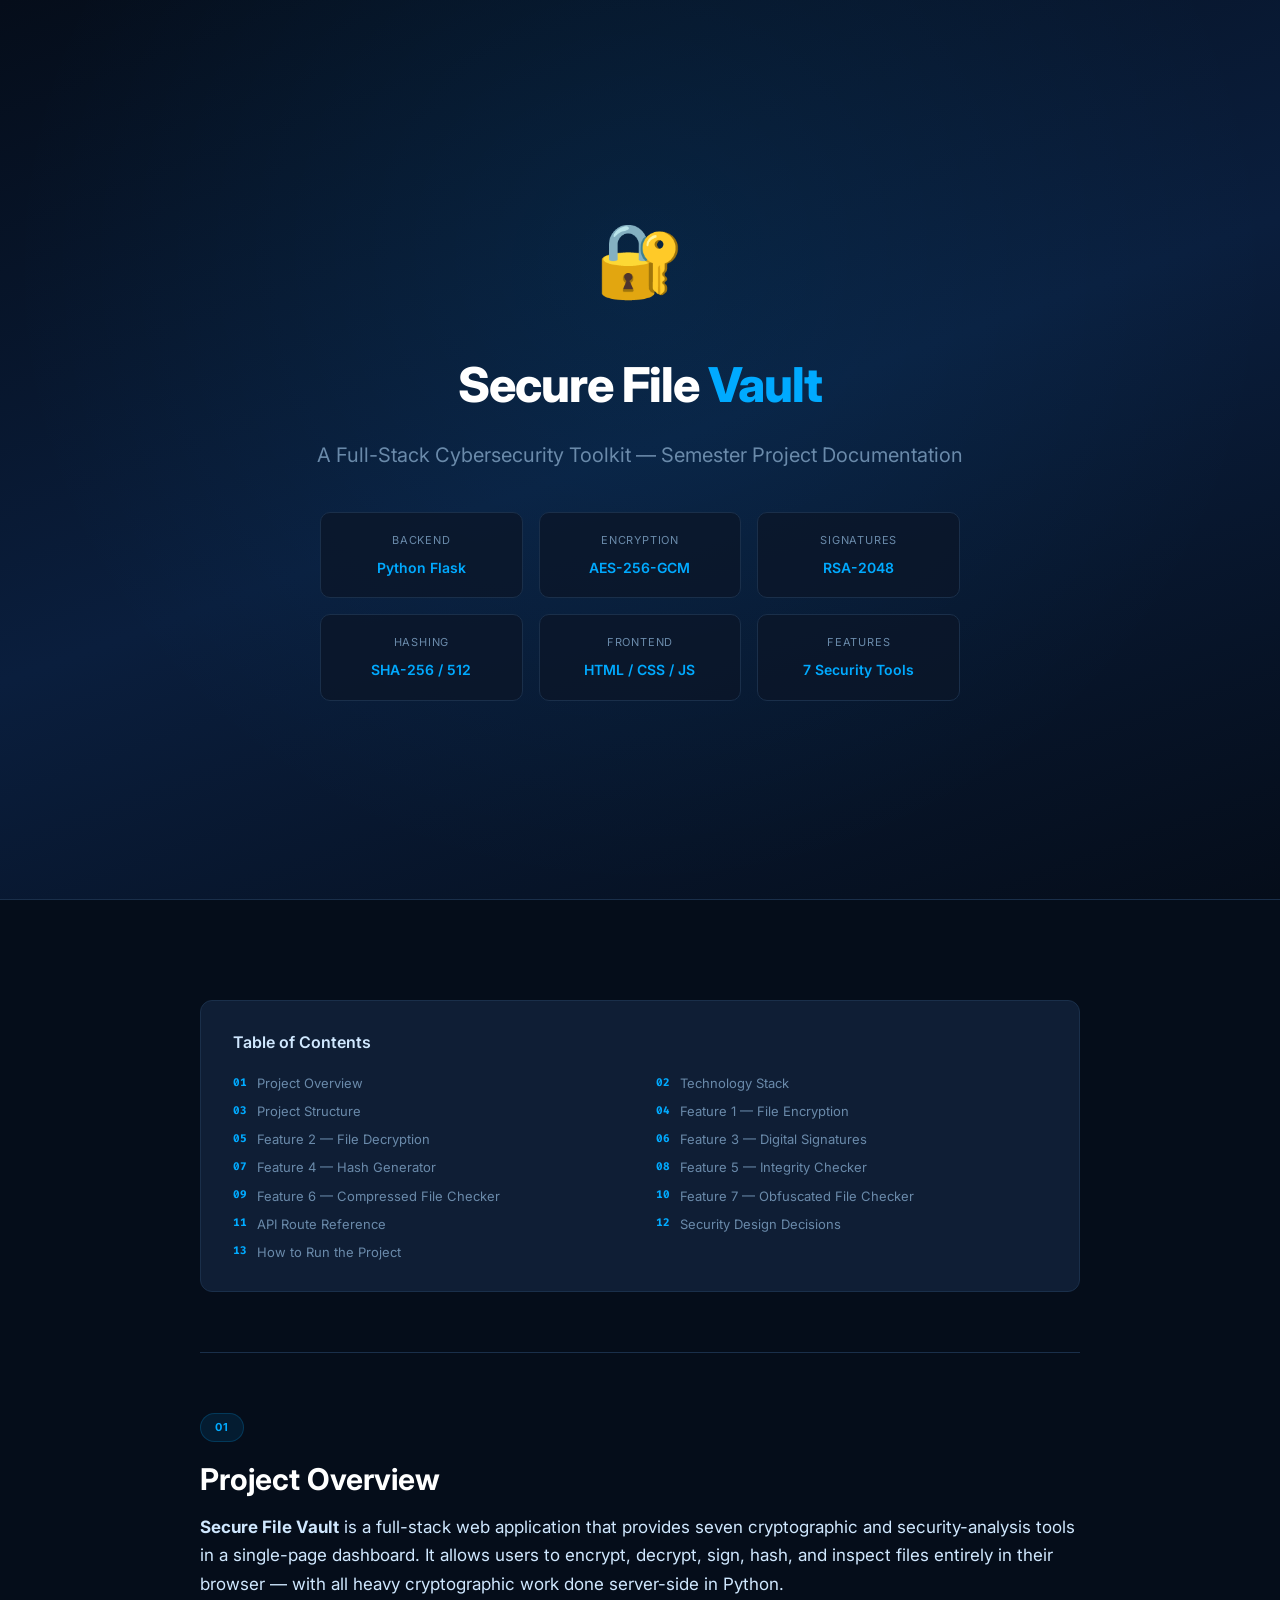
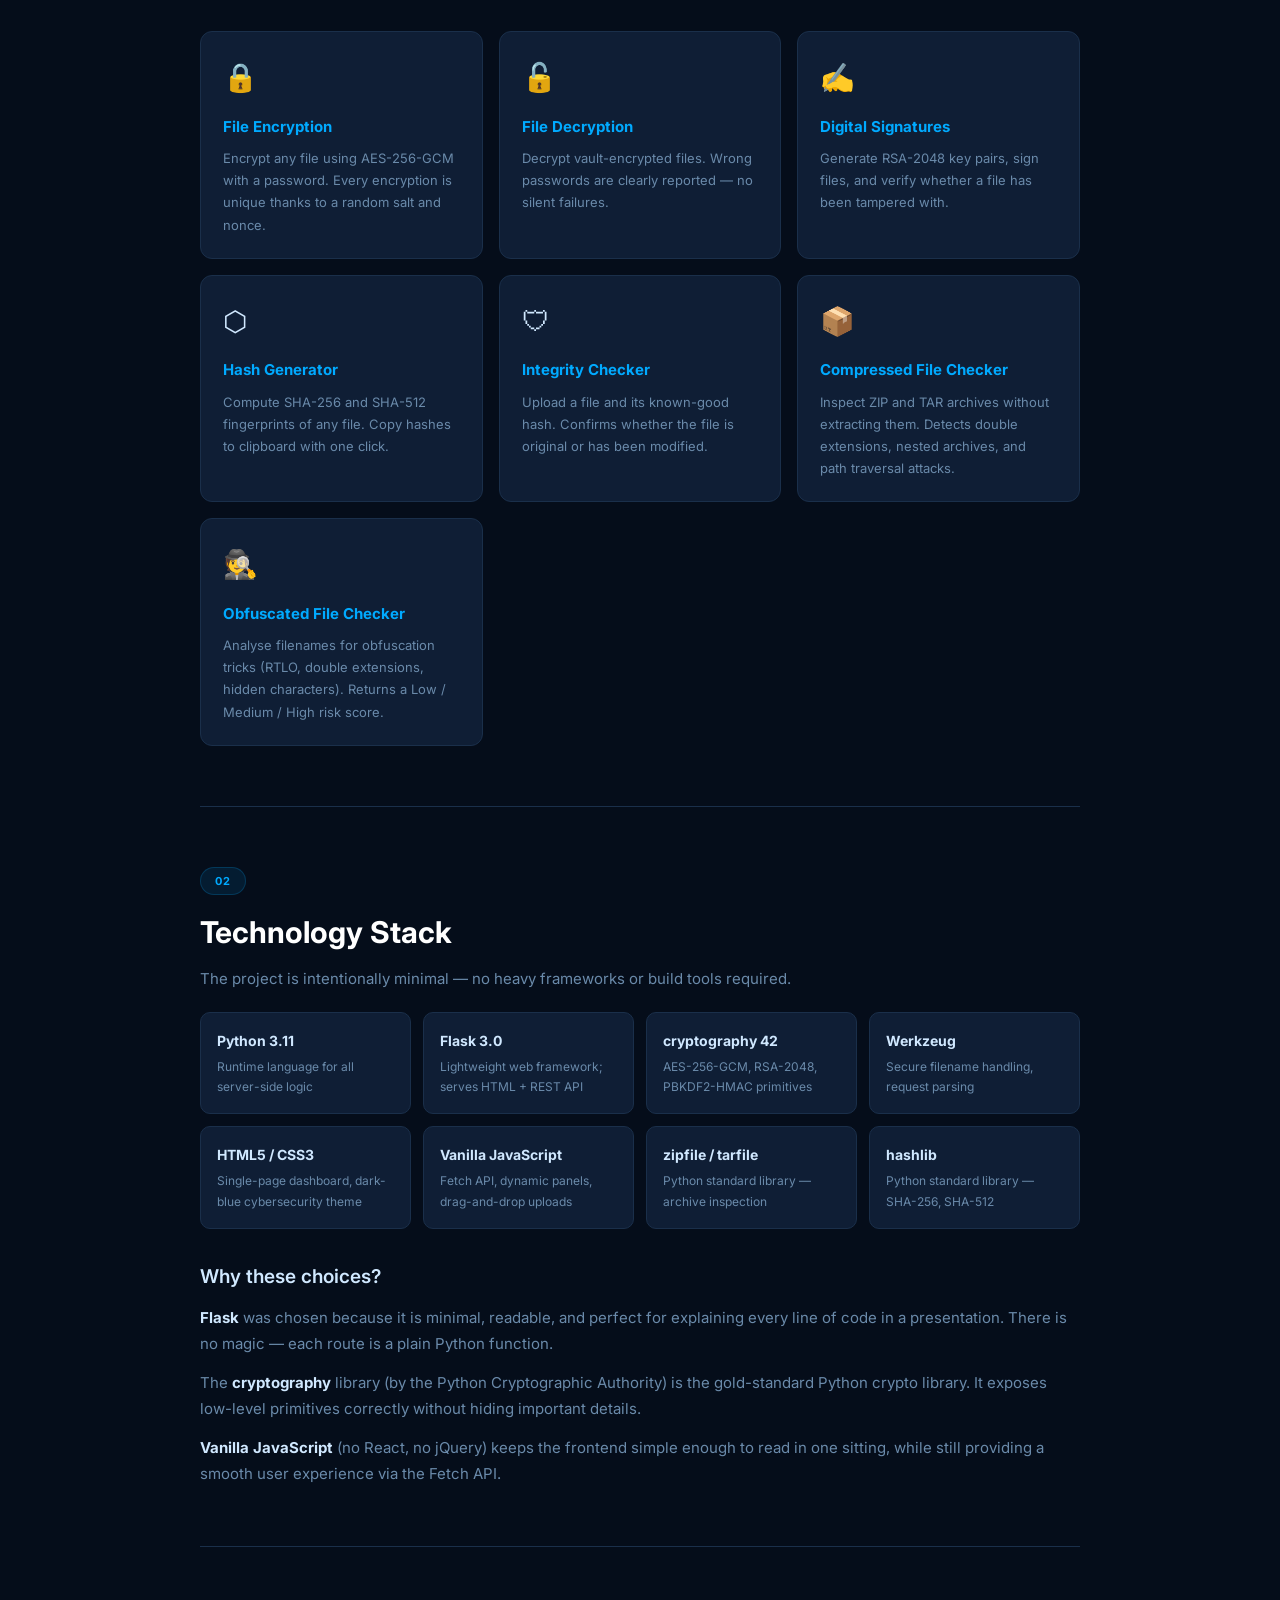
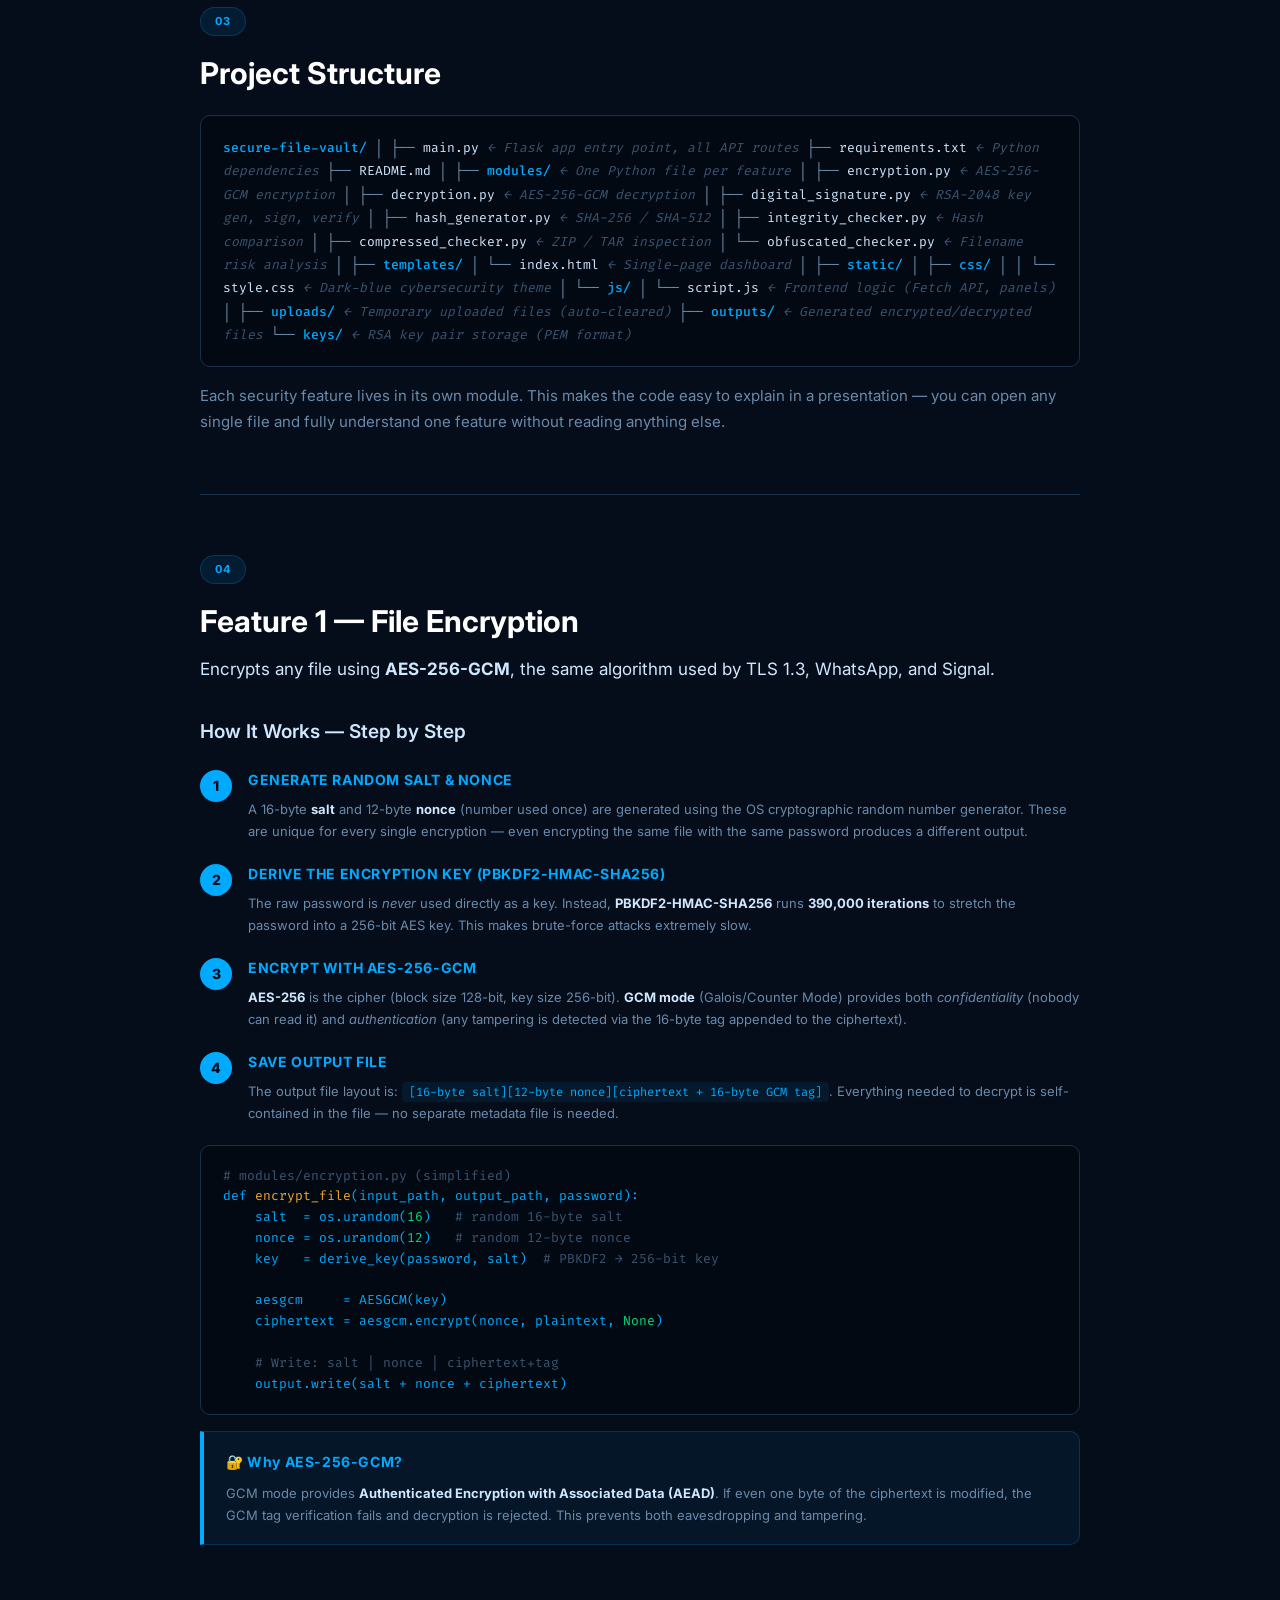
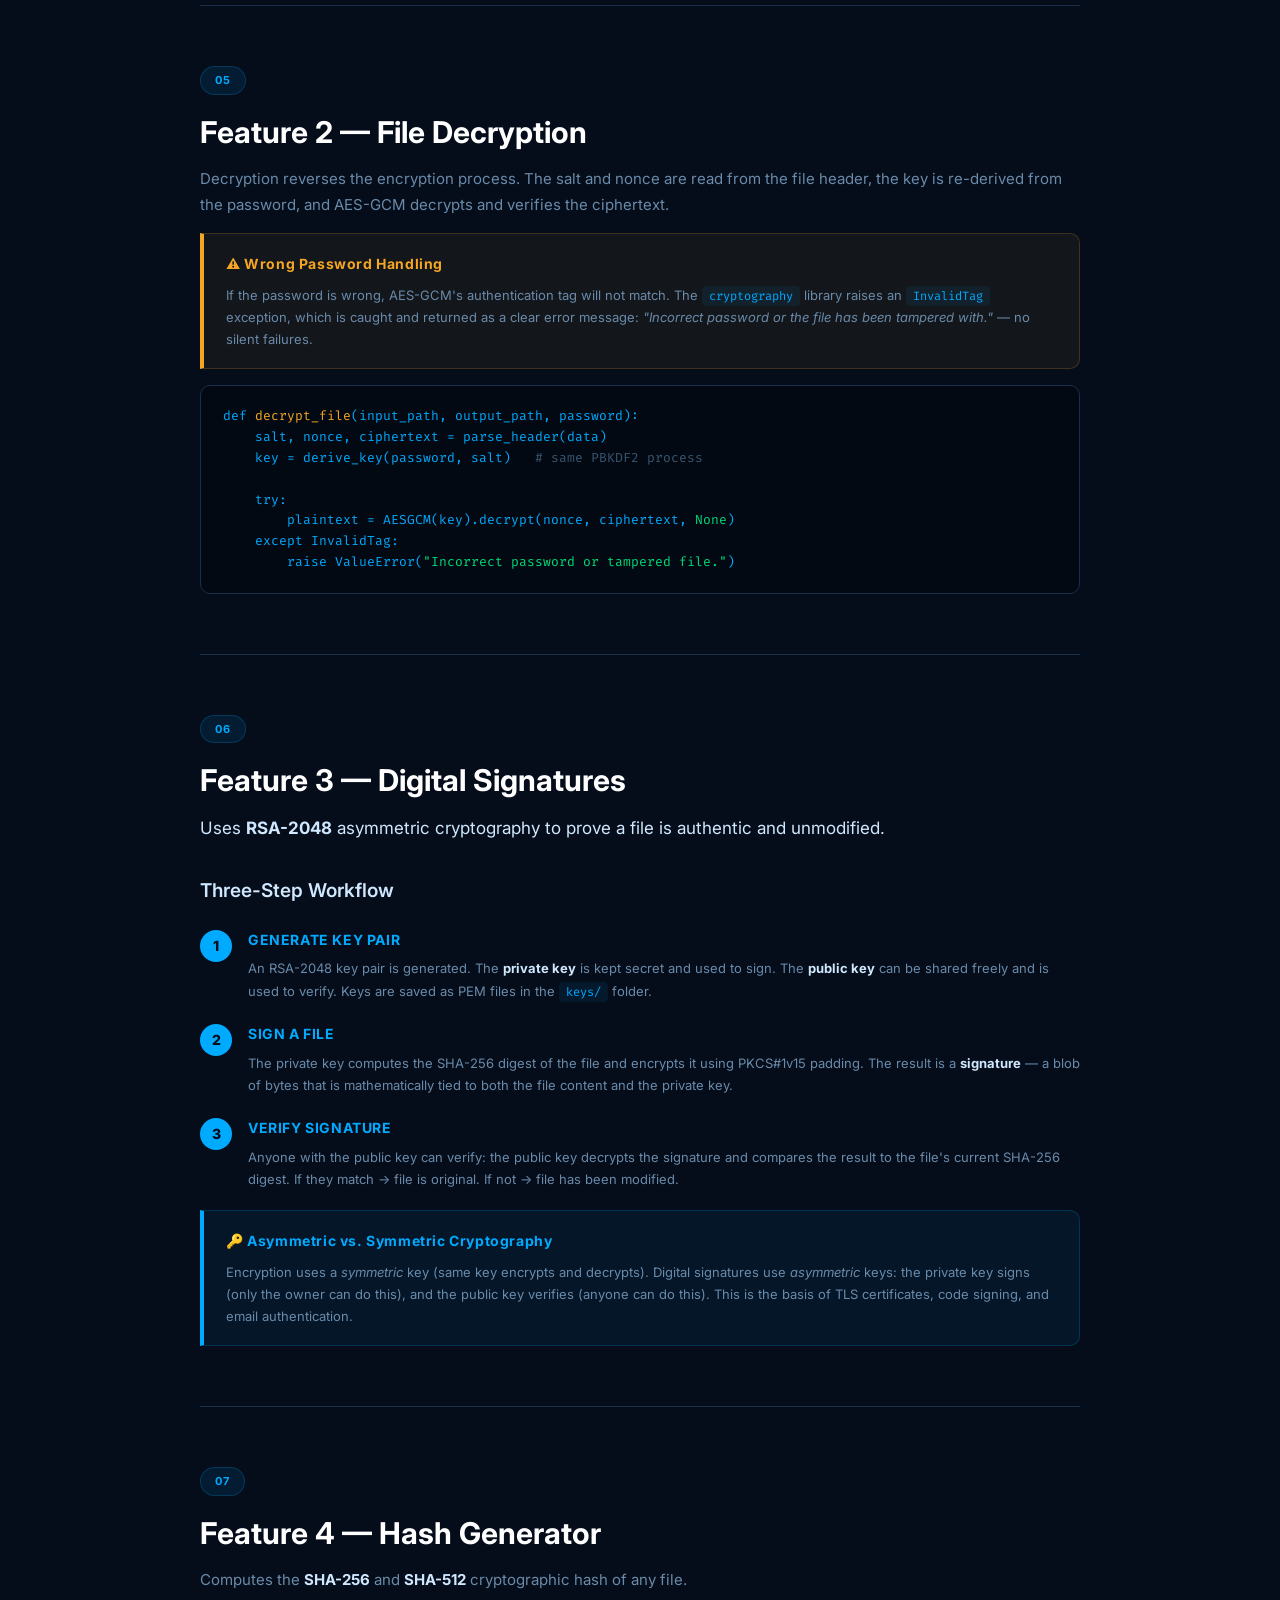
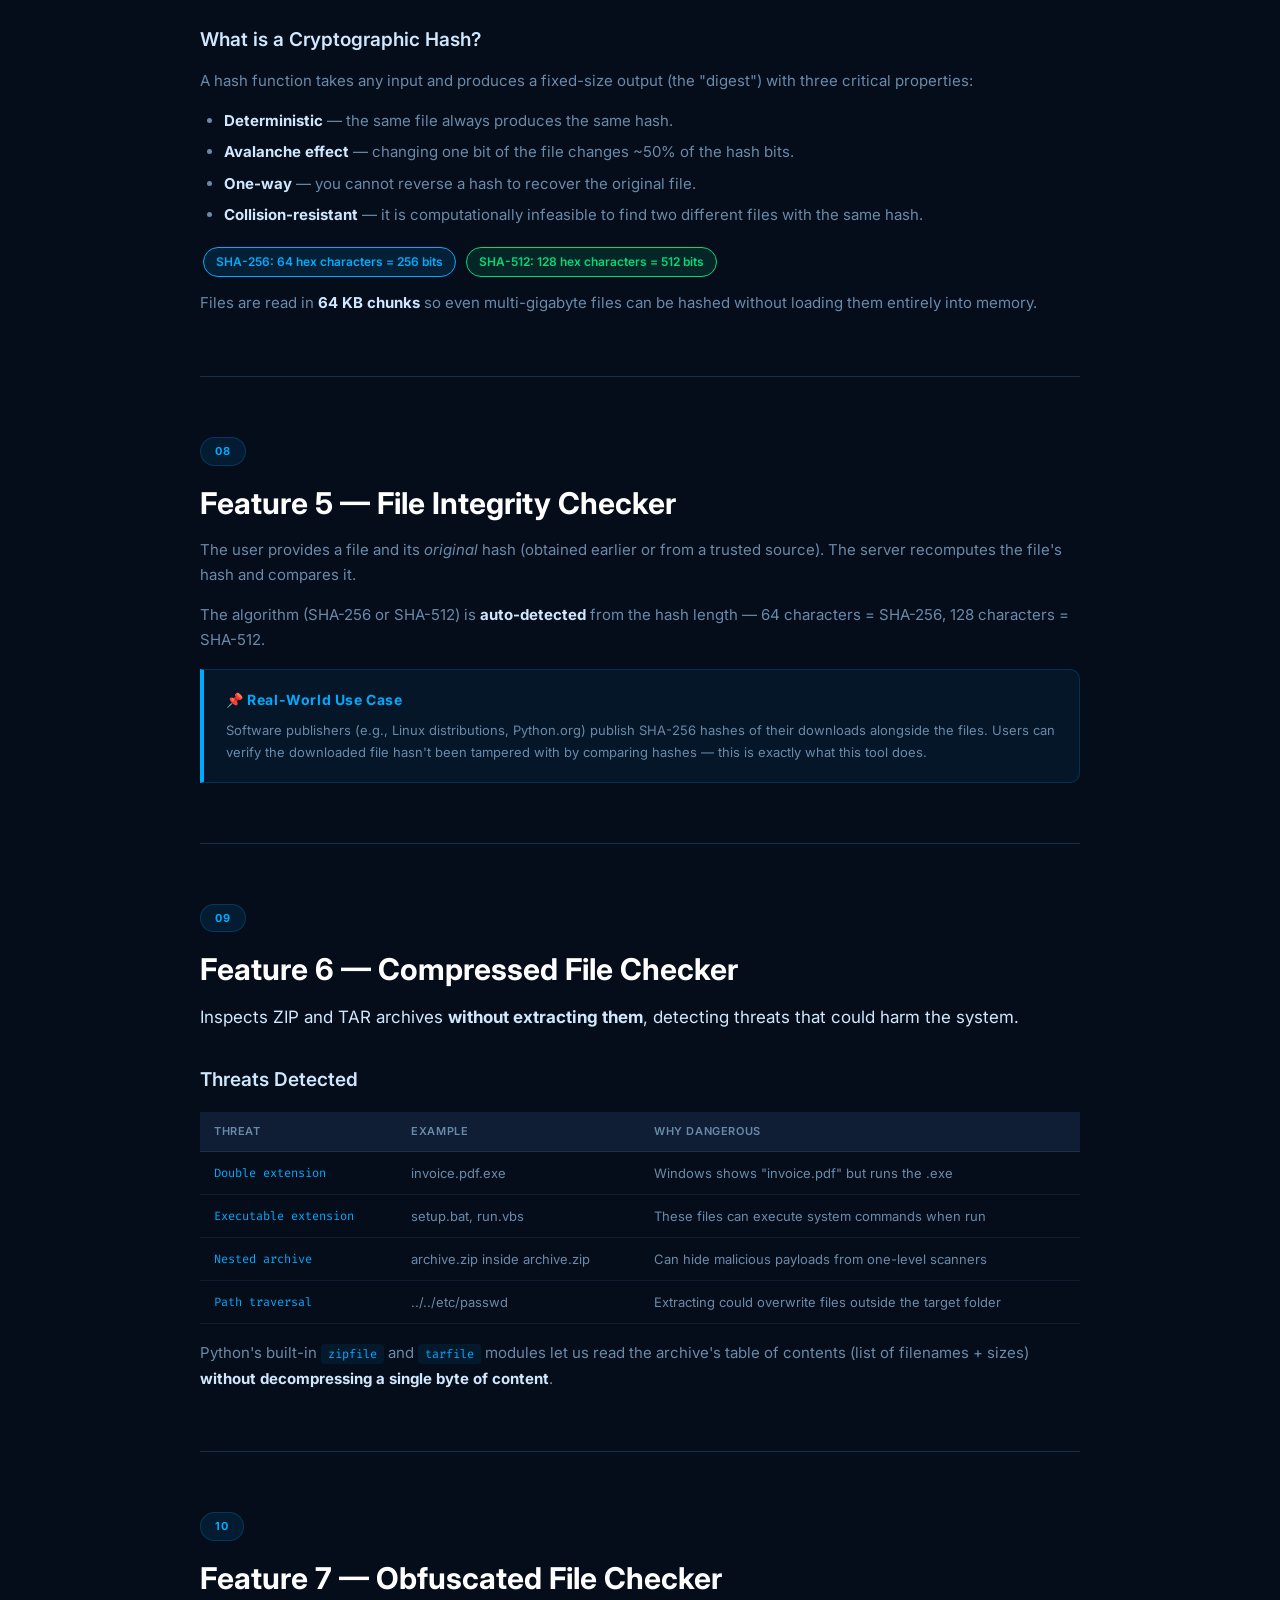
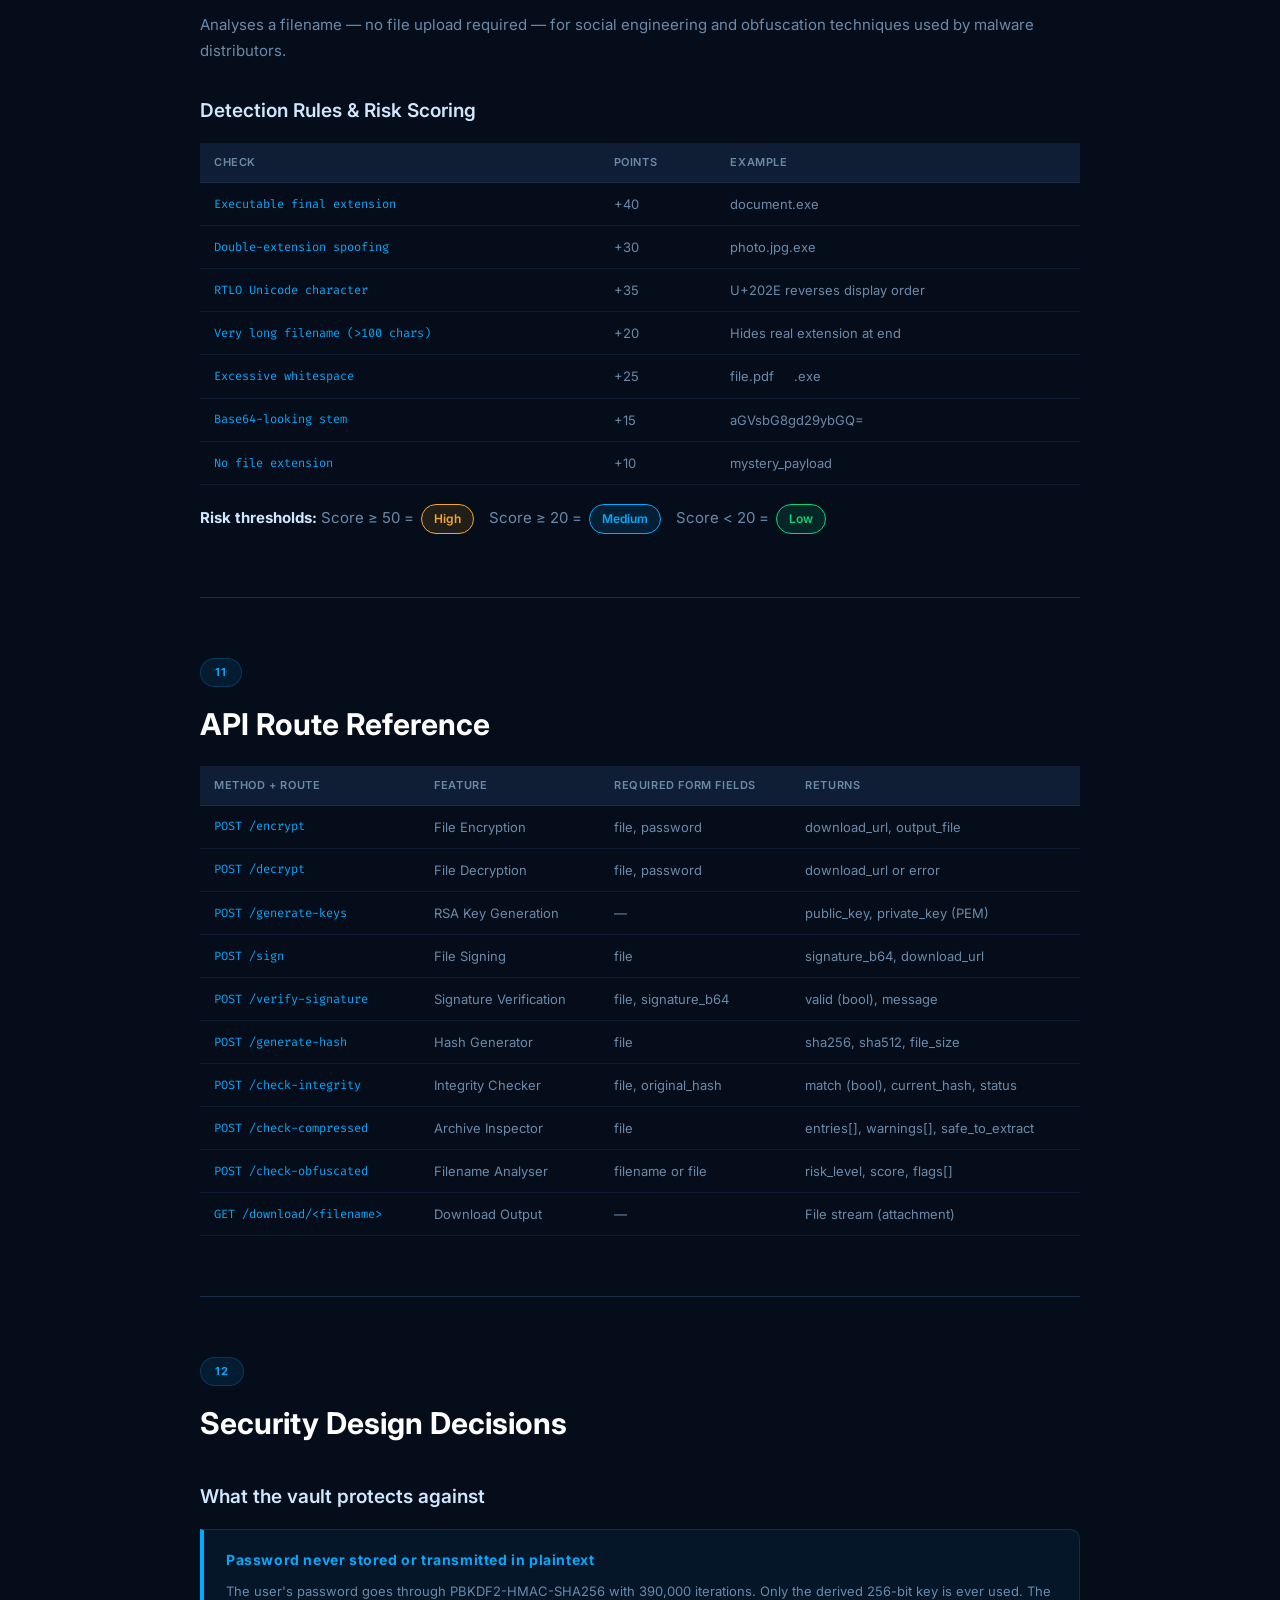
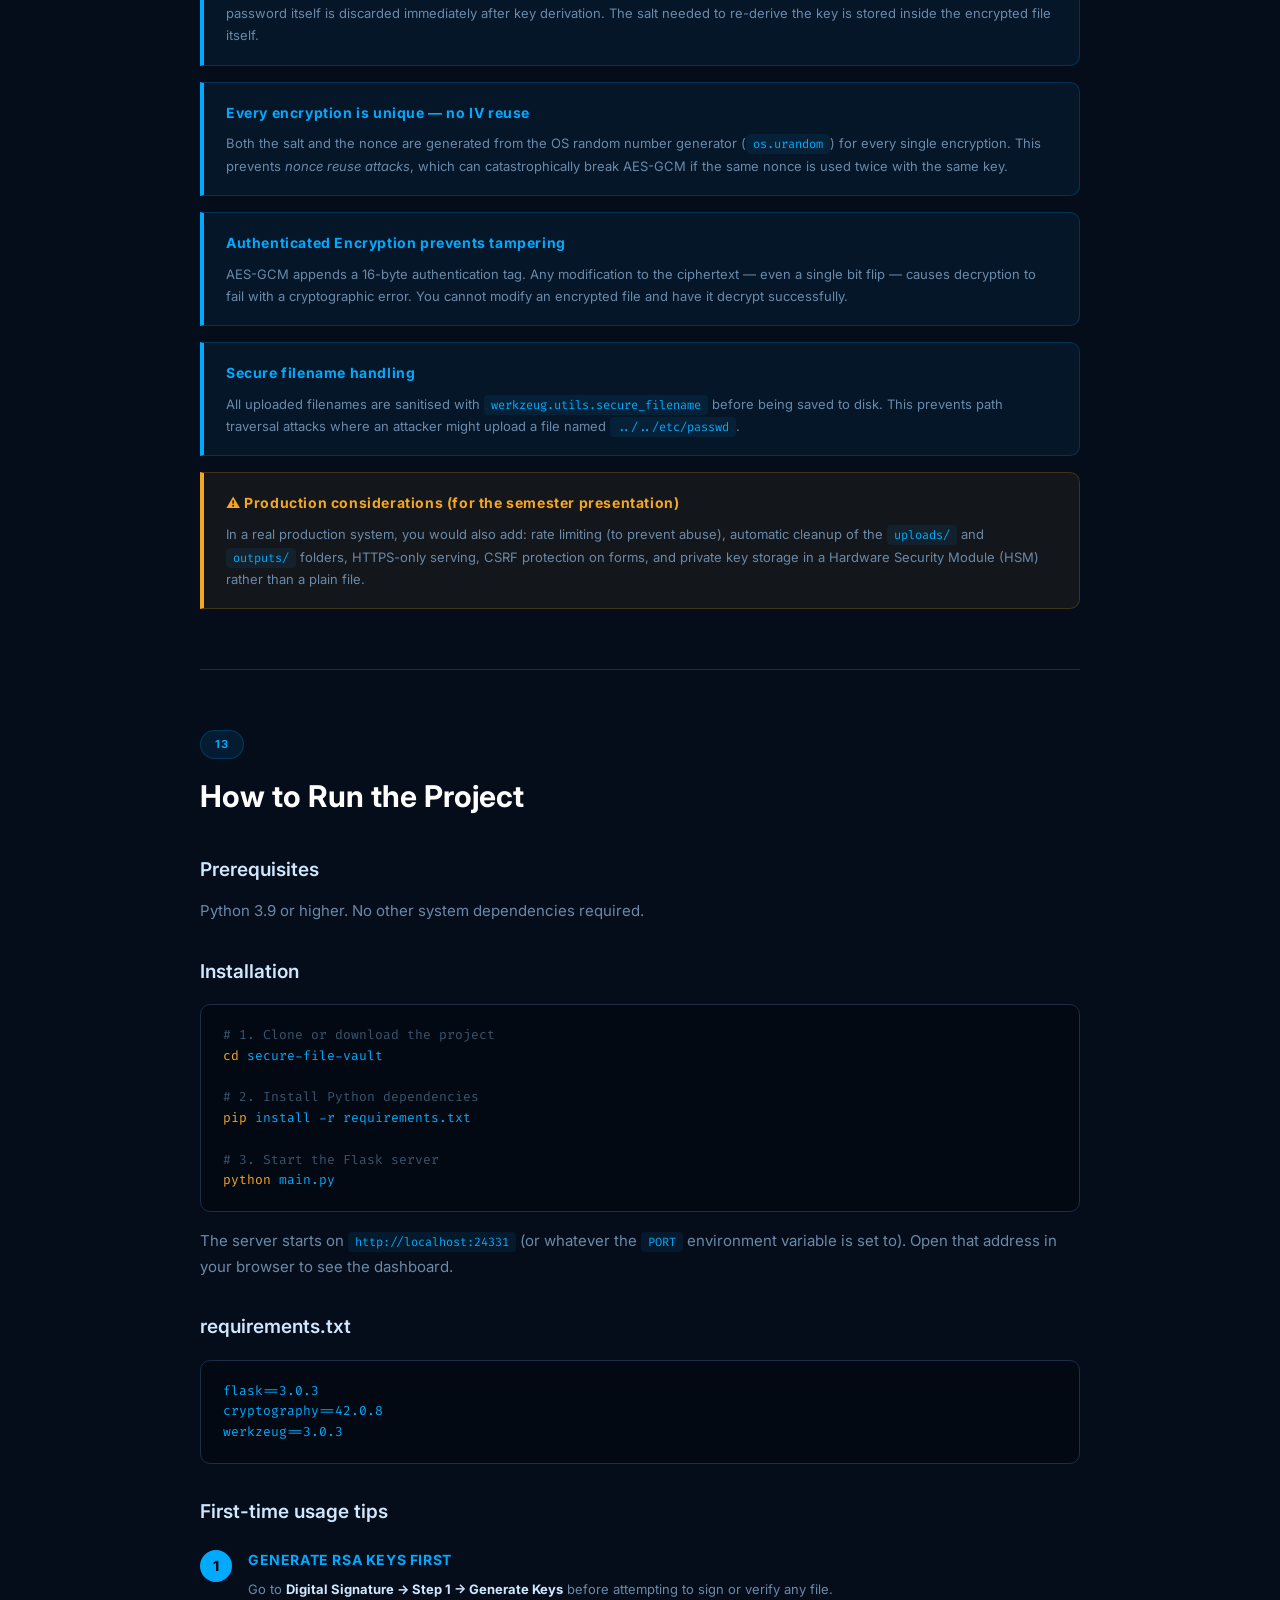
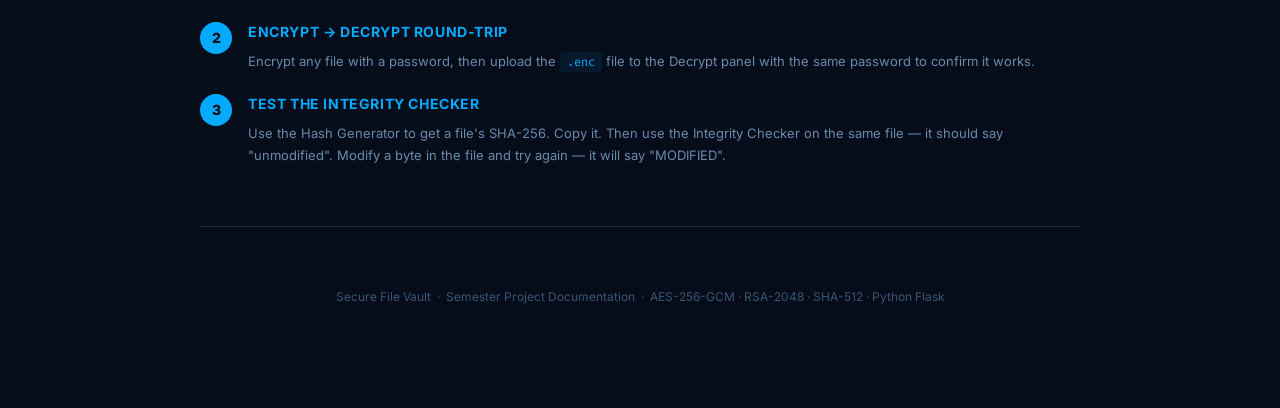
<file: project-documentation.html>
<!DOCTYPE html>
<html lang="en">
<head>
<meta charset="UTF-8"/>
<meta name="viewport" content="width=device-width,initial-scale=1"/>
<title>Secure File Vault — Project Documentation</title>
<style>
  @import url('https://fonts.googleapis.com/css2?family=Inter:wght@400;500;600;700;800&family=Fira+Code:wght@400;500&display=swap');

  :root {
    --navy: #050d1a;
    --blue: #0a1628;
    --card: #0f1e35;
    --accent: #00aaff;
    --accent2: #0077cc;
    --text: #d0e8ff;
    --muted: #6a8aaa;
    --dim: #3a5570;
    --border: #1a2f4a;
    --green: #00d97a;
    --orange: #f5a623;
    --red: #ff4d6a;
  }

  * { box-sizing: border-box; margin: 0; padding: 0; }

  body {
    font-family: 'Inter', sans-serif;
    background: var(--navy);
    color: var(--text);
    line-height: 1.7;
    font-size: 15px;
  }

  /* ── Cover Page ── */
  .cover {
    min-height: 100vh;
    display: flex;
    flex-direction: column;
    align-items: center;
    justify-content: center;
    text-align: center;
    padding: 60px 40px;
    background: linear-gradient(160deg, #050d1a 0%, #0a1e3d 50%, #050d1a 100%);
    border-bottom: 1px solid var(--border);
    position: relative;
    overflow: hidden;
  }

  .cover::before {
    content: '';
    position: absolute;
    inset: 0;
    background: radial-gradient(ellipse at 50% 30%, rgba(0,170,255,0.08) 0%, transparent 70%);
  }

  .cover-icon { font-size: 72px; margin-bottom: 24px; position: relative; }

  .cover h1 {
    font-size: 48px;
    font-weight: 800;
    color: #fff;
    letter-spacing: -1px;
    margin-bottom: 12px;
    position: relative;
  }

  .cover h1 span { color: var(--accent); }

  .cover .subtitle {
    font-size: 20px;
    color: var(--muted);
    margin-bottom: 40px;
    font-weight: 400;
    position: relative;
  }

  .cover .meta-grid {
    display: grid;
    grid-template-columns: repeat(3, 1fr);
    gap: 16px;
    max-width: 640px;
    width: 100%;
    position: relative;
  }

  .meta-card {
    background: rgba(10,22,40,0.8);
    border: 1px solid var(--border);
    border-radius: 10px;
    padding: 18px 12px;
  }

  .meta-card .label { font-size: 11px; color: var(--muted); text-transform: uppercase; letter-spacing: 0.8px; margin-bottom: 6px; }
  .meta-card .value { font-size: 14px; font-weight: 600; color: var(--accent); }

  /* ── Content ── */
  .page {
    max-width: 960px;
    margin: 0 auto;
    padding: 60px 40px;
  }

  /* ── Section Headings ── */
  .section-tag {
    display: inline-flex;
    align-items: center;
    gap: 6px;
    font-size: 11px;
    font-weight: 700;
    text-transform: uppercase;
    letter-spacing: 1.2px;
    color: var(--accent);
    background: rgba(0,170,255,0.1);
    border: 1px solid rgba(0,170,255,0.2);
    border-radius: 20px;
    padding: 4px 14px;
    margin-bottom: 12px;
  }

  h2 {
    font-size: 30px;
    font-weight: 700;
    color: #fff;
    margin-bottom: 8px;
  }

  h3 {
    font-size: 19px;
    font-weight: 600;
    color: var(--text);
    margin: 32px 0 12px;
  }

  h4 {
    font-size: 14px;
    font-weight: 700;
    color: var(--accent);
    text-transform: uppercase;
    letter-spacing: 0.6px;
    margin: 20px 0 8px;
  }

  p { color: var(--muted); margin-bottom: 14px; }
  p strong { color: var(--text); }

  .lead { font-size: 17px; color: var(--text); margin-bottom: 32px; }

  .divider {
    height: 1px;
    background: var(--border);
    margin: 60px 0;
  }

  /* ── Feature Cards ── */
  .feature-grid {
    display: grid;
    grid-template-columns: repeat(auto-fill, minmax(280px, 1fr));
    gap: 16px;
    margin: 24px 0;
  }

  .feature-card {
    background: var(--card);
    border: 1px solid var(--border);
    border-radius: 12px;
    padding: 22px;
  }

  .feature-card .icon { font-size: 28px; margin-bottom: 12px; }
  .feature-card h4 { margin: 0 0 8px; font-size: 15px; text-transform: none; letter-spacing: 0; }
  .feature-card p { font-size: 13px; margin: 0; }

  /* ── Tech Stack ── */
  .tech-grid {
    display: grid;
    grid-template-columns: repeat(auto-fill, minmax(200px, 1fr));
    gap: 12px;
    margin: 20px 0;
  }

  .tech-item {
    background: var(--card);
    border: 1px solid var(--border);
    border-radius: 10px;
    padding: 16px;
  }

  .tech-item .tech-name { font-size: 14px; font-weight: 700; color: var(--text); margin-bottom: 4px; }
  .tech-item .tech-role { font-size: 12px; color: var(--muted); }

  /* ── Code Blocks ── */
  pre {
    background: #030912;
    border: 1px solid var(--border);
    border-radius: 10px;
    padding: 20px 22px;
    overflow-x: auto;
    font-family: 'Fira Code', monospace;
    font-size: 13px;
    color: var(--text);
    margin: 16px 0;
    line-height: 1.6;
  }

  code {
    font-family: 'Fira Code', monospace;
    font-size: 12px;
    background: rgba(0,170,255,0.08);
    color: var(--accent);
    padding: 2px 7px;
    border-radius: 4px;
  }

  pre code { background: none; padding: 0; font-size: 13px; }

  .comment { color: #3a5570; }
  .keyword { color: #00aaff; }
  .string  { color: #00d97a; }
  .func    { color: #f5a623; }

  /* ── Process Steps ── */
  .steps {
    counter-reset: step;
    margin: 20px 0;
  }

  .step {
    display: flex;
    gap: 16px;
    align-items: flex-start;
    margin-bottom: 20px;
    counter-increment: step;
  }

  .step-num {
    flex-shrink: 0;
    width: 32px;
    height: 32px;
    border-radius: 50%;
    background: var(--accent);
    color: var(--navy);
    font-weight: 800;
    font-size: 14px;
    display: flex;
    align-items: center;
    justify-content: center;
    margin-top: 2px;
  }

  .step-content h4 { margin: 0 0 6px; }
  .step-content p { margin: 0; font-size: 13px; }

  /* ── Route Table ── */
  table {
    width: 100%;
    border-collapse: collapse;
    margin: 16px 0;
    font-size: 13px;
  }

  th {
    text-align: left;
    padding: 10px 14px;
    background: var(--card);
    color: var(--muted);
    font-weight: 600;
    text-transform: uppercase;
    font-size: 11px;
    letter-spacing: 0.6px;
    border-bottom: 1px solid var(--border);
  }

  td {
    padding: 10px 14px;
    border-bottom: 1px solid rgba(26,47,74,0.5);
    color: var(--muted);
  }

  td:first-child { font-family: 'Fira Code', monospace; color: var(--accent); font-size: 12px; }

  /* ── Security Highlight ── */
  .security-box {
    background: rgba(0,170,255,0.06);
    border: 1px solid rgba(0,170,255,0.2);
    border-left: 4px solid var(--accent);
    border-radius: 0 10px 10px 0;
    padding: 18px 22px;
    margin: 16px 0;
  }

  .security-box h4 { color: var(--accent); margin: 0 0 8px; text-transform: none; }
  .security-box p { margin: 0; font-size: 13px; }

  .warn-box {
    background: rgba(245,166,35,0.06);
    border: 1px solid rgba(245,166,35,0.2);
    border-left: 4px solid var(--orange);
    border-radius: 0 10px 10px 0;
    padding: 18px 22px;
    margin: 16px 0;
  }

  .warn-box h4 { color: var(--orange); margin: 0 0 8px; text-transform: none; }
  .warn-box p { margin: 0; font-size: 13px; }

  /* ── File Tree ── */
  .tree {
    background: #030912;
    border: 1px solid var(--border);
    border-radius: 10px;
    padding: 20px 22px;
    font-family: 'Fira Code', monospace;
    font-size: 13px;
    line-height: 1.8;
    color: var(--muted);
    margin: 16px 0;
  }

  .tree .dir  { color: var(--accent); font-weight: 500; }
  .tree .file { color: var(--text); }
  .tree .note { color: var(--dim); font-style: italic; }

  /* ── Badges ── */
  .badge {
    display: inline-flex;
    align-items: center;
    gap: 5px;
    font-size: 12px;
    font-weight: 600;
    padding: 4px 12px;
    border-radius: 20px;
    margin: 3px;
  }

  .badge-green  { background: rgba(0,217,122,0.12); color: var(--green);  border: 1px solid var(--green); }
  .badge-blue   { background: rgba(0,170,255,0.12); color: var(--accent); border: 1px solid var(--accent); }
  .badge-orange { background: rgba(245,166,35,0.12); color: var(--orange); border: 1px solid var(--orange); }

  /* ── TOC ── */
  .toc {
    background: var(--card);
    border: 1px solid var(--border);
    border-radius: 12px;
    padding: 28px 32px;
    margin: 40px 0;
  }

  .toc h3 { margin: 0 0 16px; font-size: 16px; }

  .toc ol {
    counter-reset: toc-item;
    list-style: none;
    display: grid;
    grid-template-columns: 1fr 1fr;
    gap: 6px 32px;
  }

  .toc li {
    counter-increment: toc-item;
    display: flex;
    align-items: center;
    gap: 10px;
    font-size: 13px;
    color: var(--muted);
  }

  .toc li::before {
    content: counter(toc-item, decimal-leading-zero);
    color: var(--accent);
    font-size: 11px;
    font-weight: 700;
    font-family: 'Fira Code', monospace;
    flex-shrink: 0;
  }

  /* ── Print ── */
  @media print {
    body { background: #fff; color: #111; }
    .cover { background: #f0f8ff; color: #000; }
    pre, .tree { background: #f5f5f5; color: #333; }
    h2, h3, h4 { color: #000; }
  }
</style>
</head>
<body>

<!-- ══ COVER ══════════════════════════════════════════════════════════════════ -->
<div class="cover">
  <div class="cover-icon">🔐</div>
  <h1>Secure File <span>Vault</span></h1>
  <p class="subtitle">A Full-Stack Cybersecurity Toolkit — Semester Project Documentation</p>

  <div class="meta-grid">
    <div class="meta-card">
      <div class="label">Backend</div>
      <div class="value">Python Flask</div>
    </div>
    <div class="meta-card">
      <div class="label">Encryption</div>
      <div class="value">AES-256-GCM</div>
    </div>
    <div class="meta-card">
      <div class="label">Signatures</div>
      <div class="value">RSA-2048</div>
    </div>
    <div class="meta-card">
      <div class="label">Hashing</div>
      <div class="value">SHA-256 / 512</div>
    </div>
    <div class="meta-card">
      <div class="label">Frontend</div>
      <div class="value">HTML / CSS / JS</div>
    </div>
    <div class="meta-card">
      <div class="label">Features</div>
      <div class="value">7 Security Tools</div>
    </div>
  </div>
</div>

<!-- ══ CONTENT ══════════════════════════════════════════════════════════════════ -->
<div class="page">

  <!-- Table of Contents -->
  <div class="toc">
    <h3>Table of Contents</h3>
    <ol>
      <li>Project Overview</li>
      <li>Technology Stack</li>
      <li>Project Structure</li>
      <li>Feature 1 — File Encryption</li>
      <li>Feature 2 — File Decryption</li>
      <li>Feature 3 — Digital Signatures</li>
      <li>Feature 4 — Hash Generator</li>
      <li>Feature 5 — Integrity Checker</li>
      <li>Feature 6 — Compressed File Checker</li>
      <li>Feature 7 — Obfuscated File Checker</li>
      <li>API Route Reference</li>
      <li>Security Design Decisions</li>
      <li>How to Run the Project</li>
    </ol>
  </div>

  <div class="divider"></div>

  <!-- ── 1. Project Overview ─────────────────────────────────────────────── -->
  <div class="section-tag">01</div>
  <h2>Project Overview</h2>
  <p class="lead">
    <strong>Secure File Vault</strong> is a full-stack web application that provides seven
    cryptographic and security-analysis tools in a single-page dashboard. It allows users
    to encrypt, decrypt, sign, hash, and inspect files entirely in their browser — with
    all heavy cryptographic work done server-side in Python.
  </p>

  <div class="feature-grid">
    <div class="feature-card">
      <div class="icon">🔒</div>
      <h4>File Encryption</h4>
      <p>Encrypt any file using AES-256-GCM with a password. Every encryption is unique thanks to a random salt and nonce.</p>
    </div>
    <div class="feature-card">
      <div class="icon">🔓</div>
      <h4>File Decryption</h4>
      <p>Decrypt vault-encrypted files. Wrong passwords are clearly reported — no silent failures.</p>
    </div>
    <div class="feature-card">
      <div class="icon">✍</div>
      <h4>Digital Signatures</h4>
      <p>Generate RSA-2048 key pairs, sign files, and verify whether a file has been tampered with.</p>
    </div>
    <div class="feature-card">
      <div class="icon">⬡</div>
      <h4>Hash Generator</h4>
      <p>Compute SHA-256 and SHA-512 fingerprints of any file. Copy hashes to clipboard with one click.</p>
    </div>
    <div class="feature-card">
      <div class="icon">🛡</div>
      <h4>Integrity Checker</h4>
      <p>Upload a file and its known-good hash. Confirms whether the file is original or has been modified.</p>
    </div>
    <div class="feature-card">
      <div class="icon">📦</div>
      <h4>Compressed File Checker</h4>
      <p>Inspect ZIP and TAR archives without extracting them. Detects double extensions, nested archives, and path traversal attacks.</p>
    </div>
    <div class="feature-card">
      <div class="icon">🕵</div>
      <h4>Obfuscated File Checker</h4>
      <p>Analyse filenames for obfuscation tricks (RTLO, double extensions, hidden characters). Returns a Low / Medium / High risk score.</p>
    </div>
  </div>

  <div class="divider"></div>

  <!-- ── 2. Technology Stack ──────────────────────────────────────────────── -->
  <div class="section-tag">02</div>
  <h2>Technology Stack</h2>
  <p>The project is intentionally minimal — no heavy frameworks or build tools required.</p>

  <div class="tech-grid">
    <div class="tech-item">
      <div class="tech-name">Python 3.11</div>
      <div class="tech-role">Runtime language for all server-side logic</div>
    </div>
    <div class="tech-item">
      <div class="tech-name">Flask 3.0</div>
      <div class="tech-role">Lightweight web framework; serves HTML + REST API</div>
    </div>
    <div class="tech-item">
      <div class="tech-name">cryptography 42</div>
      <div class="tech-role">AES-256-GCM, RSA-2048, PBKDF2-HMAC primitives</div>
    </div>
    <div class="tech-item">
      <div class="tech-name">Werkzeug</div>
      <div class="tech-role">Secure filename handling, request parsing</div>
    </div>
    <div class="tech-item">
      <div class="tech-name">HTML5 / CSS3</div>
      <div class="tech-role">Single-page dashboard, dark-blue cybersecurity theme</div>
    </div>
    <div class="tech-item">
      <div class="tech-name">Vanilla JavaScript</div>
      <div class="tech-role">Fetch API, dynamic panels, drag-and-drop uploads</div>
    </div>
    <div class="tech-item">
      <div class="tech-name">zipfile / tarfile</div>
      <div class="tech-role">Python standard library — archive inspection</div>
    </div>
    <div class="tech-item">
      <div class="tech-name">hashlib</div>
      <div class="tech-role">Python standard library — SHA-256, SHA-512</div>
    </div>
  </div>

  <h3>Why these choices?</h3>
  <p><strong>Flask</strong> was chosen because it is minimal, readable, and perfect for explaining every line of code in a presentation. There is no magic — each route is a plain Python function.</p>
  <p>The <strong>cryptography</strong> library (by the Python Cryptographic Authority) is the gold-standard Python crypto library. It exposes low-level primitives correctly without hiding important details.</p>
  <p><strong>Vanilla JavaScript</strong> (no React, no jQuery) keeps the frontend simple enough to read in one sitting, while still providing a smooth user experience via the Fetch API.</p>

  <div class="divider"></div>

  <!-- ── 3. Project Structure ─────────────────────────────────────────────── -->
  <div class="section-tag">03</div>
  <h2>Project Structure</h2>

  <div class="tree">
<span class="dir">secure-file-vault/</span>
│
├── <span class="file">main.py</span>              <span class="note">← Flask app entry point, all API routes</span>
├── <span class="file">requirements.txt</span>     <span class="note">← Python dependencies</span>
├── <span class="file">README.md</span>
│
├── <span class="dir">modules/</span>              <span class="note">← One Python file per feature</span>
│   ├── <span class="file">encryption.py</span>    <span class="note">← AES-256-GCM encryption</span>
│   ├── <span class="file">decryption.py</span>    <span class="note">← AES-256-GCM decryption</span>
│   ├── <span class="file">digital_signature.py</span>  <span class="note">← RSA-2048 key gen, sign, verify</span>
│   ├── <span class="file">hash_generator.py</span>  <span class="note">← SHA-256 / SHA-512</span>
│   ├── <span class="file">integrity_checker.py</span>  <span class="note">← Hash comparison</span>
│   ├── <span class="file">compressed_checker.py</span>  <span class="note">← ZIP / TAR inspection</span>
│   └── <span class="file">obfuscated_checker.py</span>  <span class="note">← Filename risk analysis</span>
│
├── <span class="dir">templates/</span>
│   └── <span class="file">index.html</span>        <span class="note">← Single-page dashboard</span>
│
├── <span class="dir">static/</span>
│   ├── <span class="dir">css/</span>
│   │   └── <span class="file">style.css</span>     <span class="note">← Dark-blue cybersecurity theme</span>
│   └── <span class="dir">js/</span>
│       └── <span class="file">script.js</span>     <span class="note">← Frontend logic (Fetch API, panels)</span>
│
├── <span class="dir">uploads/</span>              <span class="note">← Temporary uploaded files (auto-cleared)</span>
├── <span class="dir">outputs/</span>              <span class="note">← Generated encrypted/decrypted files</span>
└── <span class="dir">keys/</span>                 <span class="note">← RSA key pair storage (PEM format)</span>
  </div>

  <p>Each security feature lives in its own module. This makes the code easy to explain in a presentation — you can open any single file and fully understand one feature without reading anything else.</p>

  <div class="divider"></div>

  <!-- ── 4. Feature 1 — Encryption ──────────────────────────────────────── -->
  <div class="section-tag">04</div>
  <h2>Feature 1 — File Encryption</h2>
  <p class="lead">Encrypts any file using <strong>AES-256-GCM</strong>, the same algorithm used by TLS 1.3, WhatsApp, and Signal.</p>

  <h3>How It Works — Step by Step</h3>

  <div class="steps">
    <div class="step">
      <div class="step-num">1</div>
      <div class="step-content">
        <h4>Generate Random Salt &amp; Nonce</h4>
        <p>A 16-byte <strong>salt</strong> and 12-byte <strong>nonce</strong> (number used once) are generated using the OS cryptographic random number generator. These are unique for every single encryption — even encrypting the same file with the same password produces a different output.</p>
      </div>
    </div>
    <div class="step">
      <div class="step-num">2</div>
      <div class="step-content">
        <h4>Derive the Encryption Key (PBKDF2-HMAC-SHA256)</h4>
        <p>The raw password is <em>never</em> used directly as a key. Instead, <strong>PBKDF2-HMAC-SHA256</strong> runs <strong>390,000 iterations</strong> to stretch the password into a 256-bit AES key. This makes brute-force attacks extremely slow.</p>
      </div>
    </div>
    <div class="step">
      <div class="step-num">3</div>
      <div class="step-content">
        <h4>Encrypt with AES-256-GCM</h4>
        <p><strong>AES-256</strong> is the cipher (block size 128-bit, key size 256-bit). <strong>GCM mode</strong> (Galois/Counter Mode) provides both <em>confidentiality</em> (nobody can read it) and <em>authentication</em> (any tampering is detected via the 16-byte tag appended to the ciphertext).</p>
      </div>
    </div>
    <div class="step">
      <div class="step-num">4</div>
      <div class="step-content">
        <h4>Save Output File</h4>
        <p>The output file layout is: <code>[16-byte salt][12-byte nonce][ciphertext + 16-byte GCM tag]</code>. Everything needed to decrypt is self-contained in the file — no separate metadata file is needed.</p>
      </div>
    </div>
  </div>

  <pre><code><span class="comment"># modules/encryption.py (simplified)</span>
<span class="keyword">def</span> <span class="func">encrypt_file</span>(input_path, output_path, password):
    salt  = os.urandom(<span class="string">16</span>)   <span class="comment"># random 16-byte salt</span>
    nonce = os.urandom(<span class="string">12</span>)   <span class="comment"># random 12-byte nonce</span>
    key   = derive_key(password, salt)  <span class="comment"># PBKDF2 → 256-bit key</span>

    aesgcm     = AESGCM(key)
    ciphertext = aesgcm.encrypt(nonce, plaintext, <span class="string">None</span>)

    <span class="comment"># Write: salt | nonce | ciphertext+tag</span>
    output.write(salt + nonce + ciphertext)</code></pre>

  <div class="security-box">
    <h4>🔐 Why AES-256-GCM?</h4>
    <p>GCM mode provides <strong>Authenticated Encryption with Associated Data (AEAD)</strong>. If even one byte of the ciphertext is modified, the GCM tag verification fails and decryption is rejected. This prevents both eavesdropping and tampering.</p>
  </div>

  <div class="divider"></div>

  <!-- ── 5. Feature 2 — Decryption ──────────────────────────────────────── -->
  <div class="section-tag">05</div>
  <h2>Feature 2 — File Decryption</h2>
  <p>Decryption reverses the encryption process. The salt and nonce are read from the file header, the key is re-derived from the password, and AES-GCM decrypts and verifies the ciphertext.</p>

  <div class="warn-box">
    <h4>⚠ Wrong Password Handling</h4>
    <p>If the password is wrong, AES-GCM's authentication tag will not match. The <code>cryptography</code> library raises an <code>InvalidTag</code> exception, which is caught and returned as a clear error message: <em>"Incorrect password or the file has been tampered with."</em> — no silent failures.</p>
  </div>

  <pre><code><span class="keyword">def</span> <span class="func">decrypt_file</span>(input_path, output_path, password):
    salt, nonce, ciphertext = parse_header(data)
    key = derive_key(password, salt)   <span class="comment"># same PBKDF2 process</span>

    <span class="keyword">try</span>:
        plaintext = AESGCM(key).decrypt(nonce, ciphertext, <span class="string">None</span>)
    <span class="keyword">except</span> InvalidTag:
        <span class="keyword">raise</span> ValueError(<span class="string">"Incorrect password or tampered file."</span>)</code></pre>

  <div class="divider"></div>

  <!-- ── 6. Feature 3 — Digital Signatures ──────────────────────────────── -->
  <div class="section-tag">06</div>
  <h2>Feature 3 — Digital Signatures</h2>
  <p class="lead">Uses <strong>RSA-2048</strong> asymmetric cryptography to prove a file is authentic and unmodified.</p>

  <h3>Three-Step Workflow</h3>

  <div class="steps">
    <div class="step">
      <div class="step-num">1</div>
      <div class="step-content">
        <h4>Generate Key Pair</h4>
        <p>An RSA-2048 key pair is generated. The <strong>private key</strong> is kept secret and used to sign. The <strong>public key</strong> can be shared freely and is used to verify. Keys are saved as PEM files in the <code>keys/</code> folder.</p>
      </div>
    </div>
    <div class="step">
      <div class="step-num">2</div>
      <div class="step-content">
        <h4>Sign a File</h4>
        <p>The private key computes the SHA-256 digest of the file and encrypts it using PKCS#1v15 padding. The result is a <strong>signature</strong> — a blob of bytes that is mathematically tied to both the file content and the private key.</p>
      </div>
    </div>
    <div class="step">
      <div class="step-num">3</div>
      <div class="step-content">
        <h4>Verify Signature</h4>
        <p>Anyone with the public key can verify: the public key decrypts the signature and compares the result to the file's current SHA-256 digest. If they match → file is original. If not → file has been modified.</p>
      </div>
    </div>
  </div>

  <div class="security-box">
    <h4>🔑 Asymmetric vs. Symmetric Cryptography</h4>
    <p>Encryption uses a <em>symmetric</em> key (same key encrypts and decrypts). Digital signatures use <em>asymmetric</em> keys: the private key signs (only the owner can do this), and the public key verifies (anyone can do this). This is the basis of TLS certificates, code signing, and email authentication.</p>
  </div>

  <div class="divider"></div>

  <!-- ── 7. Feature 4 — Hash Generator ──────────────────────────────────── -->
  <div class="section-tag">07</div>
  <h2>Feature 4 — Hash Generator</h2>
  <p>Computes the <strong>SHA-256</strong> and <strong>SHA-512</strong> cryptographic hash of any file.</p>

  <h3>What is a Cryptographic Hash?</h3>
  <p>A hash function takes any input and produces a fixed-size output (the "digest") with three critical properties:</p>
  <ul style="color:var(--muted); padding-left:24px; margin-bottom:16px;">
    <li style="margin-bottom:6px"><strong style="color:var(--text)">Deterministic</strong> — the same file always produces the same hash.</li>
    <li style="margin-bottom:6px"><strong style="color:var(--text)">Avalanche effect</strong> — changing one bit of the file changes ~50% of the hash bits.</li>
    <li style="margin-bottom:6px"><strong style="color:var(--text)">One-way</strong> — you cannot reverse a hash to recover the original file.</li>
    <li><strong style="color:var(--text)">Collision-resistant</strong> — it is computationally infeasible to find two different files with the same hash.</li>
  </ul>

  <div style="margin-bottom:10px;">
    <span class="badge badge-blue">SHA-256: 64 hex characters = 256 bits</span>
    <span class="badge badge-green">SHA-512: 128 hex characters = 512 bits</span>
  </div>

  <p>Files are read in <strong>64 KB chunks</strong> so even multi-gigabyte files can be hashed without loading them entirely into memory.</p>

  <div class="divider"></div>

  <!-- ── 8. Feature 5 — Integrity Checker ───────────────────────────────── -->
  <div class="section-tag">08</div>
  <h2>Feature 5 — File Integrity Checker</h2>
  <p>The user provides a file and its <em>original</em> hash (obtained earlier or from a trusted source). The server recomputes the file's hash and compares it.</p>

  <p>The algorithm (SHA-256 or SHA-512) is <strong>auto-detected</strong> from the hash length — 64 characters = SHA-256, 128 characters = SHA-512.</p>

  <div class="security-box">
    <h4>📌 Real-World Use Case</h4>
    <p>Software publishers (e.g., Linux distributions, Python.org) publish SHA-256 hashes of their downloads alongside the files. Users can verify the downloaded file hasn't been tampered with by comparing hashes — this is exactly what this tool does.</p>
  </div>

  <div class="divider"></div>

  <!-- ── 9. Feature 6 — Compressed File Checker ─────────────────────────── -->
  <div class="section-tag">09</div>
  <h2>Feature 6 — Compressed File Checker</h2>
  <p class="lead">Inspects ZIP and TAR archives <strong>without extracting them</strong>, detecting threats that could harm the system.</p>

  <h3>Threats Detected</h3>

  <table>
    <thead>
      <tr><th>Threat</th><th>Example</th><th>Why Dangerous</th></tr>
    </thead>
    <tbody>
      <tr>
        <td>Double extension</td>
        <td>invoice.pdf.exe</td>
        <td>Windows shows "invoice.pdf" but runs the .exe</td>
      </tr>
      <tr>
        <td>Executable extension</td>
        <td>setup.bat, run.vbs</td>
        <td>These files can execute system commands when run</td>
      </tr>
      <tr>
        <td>Nested archive</td>
        <td>archive.zip inside archive.zip</td>
        <td>Can hide malicious payloads from one-level scanners</td>
      </tr>
      <tr>
        <td>Path traversal</td>
        <td>../../etc/passwd</td>
        <td>Extracting could overwrite files outside the target folder</td>
      </tr>
    </tbody>
  </table>

  <p>Python's built-in <code>zipfile</code> and <code>tarfile</code> modules let us read the archive's table of contents (list of filenames + sizes) <strong>without decompressing a single byte of content</strong>.</p>

  <div class="divider"></div>

  <!-- ── 10. Feature 7 — Obfuscated File Checker ────────────────────────── -->
  <div class="section-tag">10</div>
  <h2>Feature 7 — Obfuscated File Checker</h2>
  <p>Analyses a filename — no file upload required — for social engineering and obfuscation techniques used by malware distributors.</p>

  <h3>Detection Rules &amp; Risk Scoring</h3>

  <table>
    <thead>
      <tr><th>Check</th><th>Points</th><th>Example</th></tr>
    </thead>
    <tbody>
      <tr><td>Executable final extension</td><td>+40</td><td>document.exe</td></tr>
      <tr><td>Double-extension spoofing</td><td>+30</td><td>photo.jpg.exe</td></tr>
      <tr><td>RTLO Unicode character</td><td>+35</td><td>U+202E reverses display order</td></tr>
      <tr><td>Very long filename (&gt;100 chars)</td><td>+20</td><td>Hides real extension at end</td></tr>
      <tr><td>Excessive whitespace</td><td>+25</td><td>file.pdf&nbsp;&nbsp;&nbsp;&nbsp;&nbsp;.exe</td></tr>
      <tr><td>Base64-looking stem</td><td>+15</td><td>aGVsbG8gd29ybGQ=</td></tr>
      <tr><td>No file extension</td><td>+10</td><td>mystery_payload</td></tr>
    </tbody>
  </table>

  <p><strong>Risk thresholds:</strong> Score ≥ 50 = <span class="badge badge-orange">High</span> &nbsp; Score ≥ 20 = <span class="badge badge-blue">Medium</span> &nbsp; Score &lt; 20 = <span class="badge badge-green">Low</span></p>

  <div class="divider"></div>

  <!-- ── 11. API Route Reference ─────────────────────────────────────────── -->
  <div class="section-tag">11</div>
  <h2>API Route Reference</h2>

  <table>
    <thead>
      <tr><th>Method + Route</th><th>Feature</th><th>Required Form Fields</th><th>Returns</th></tr>
    </thead>
    <tbody>
      <tr>
        <td>POST /encrypt</td>
        <td>File Encryption</td>
        <td>file, password</td>
        <td>download_url, output_file</td>
      </tr>
      <tr>
        <td>POST /decrypt</td>
        <td>File Decryption</td>
        <td>file, password</td>
        <td>download_url or error</td>
      </tr>
      <tr>
        <td>POST /generate-keys</td>
        <td>RSA Key Generation</td>
        <td>—</td>
        <td>public_key, private_key (PEM)</td>
      </tr>
      <tr>
        <td>POST /sign</td>
        <td>File Signing</td>
        <td>file</td>
        <td>signature_b64, download_url</td>
      </tr>
      <tr>
        <td>POST /verify-signature</td>
        <td>Signature Verification</td>
        <td>file, signature_b64</td>
        <td>valid (bool), message</td>
      </tr>
      <tr>
        <td>POST /generate-hash</td>
        <td>Hash Generator</td>
        <td>file</td>
        <td>sha256, sha512, file_size</td>
      </tr>
      <tr>
        <td>POST /check-integrity</td>
        <td>Integrity Checker</td>
        <td>file, original_hash</td>
        <td>match (bool), current_hash, status</td>
      </tr>
      <tr>
        <td>POST /check-compressed</td>
        <td>Archive Inspector</td>
        <td>file</td>
        <td>entries[], warnings[], safe_to_extract</td>
      </tr>
      <tr>
        <td>POST /check-obfuscated</td>
        <td>Filename Analyser</td>
        <td>filename or file</td>
        <td>risk_level, score, flags[]</td>
      </tr>
      <tr>
        <td>GET /download/&lt;filename&gt;</td>
        <td>Download Output</td>
        <td>—</td>
        <td>File stream (attachment)</td>
      </tr>
    </tbody>
  </table>

  <div class="divider"></div>

  <!-- ── 12. Security Design ─────────────────────────────────────────────── -->
  <div class="section-tag">12</div>
  <h2>Security Design Decisions</h2>

  <h3>What the vault protects against</h3>

  <div class="security-box">
    <h4>Password never stored or transmitted in plaintext</h4>
    <p>The user's password goes through PBKDF2-HMAC-SHA256 with 390,000 iterations. Only the derived 256-bit key is ever used. The password itself is discarded immediately after key derivation. The salt needed to re-derive the key is stored inside the encrypted file itself.</p>
  </div>

  <div class="security-box">
    <h4>Every encryption is unique — no IV reuse</h4>
    <p>Both the salt and the nonce are generated from the OS random number generator (<code>os.urandom</code>) for every single encryption. This prevents <em>nonce reuse attacks</em>, which can catastrophically break AES-GCM if the same nonce is used twice with the same key.</p>
  </div>

  <div class="security-box">
    <h4>Authenticated Encryption prevents tampering</h4>
    <p>AES-GCM appends a 16-byte authentication tag. Any modification to the ciphertext — even a single bit flip — causes decryption to fail with a cryptographic error. You cannot modify an encrypted file and have it decrypt successfully.</p>
  </div>

  <div class="security-box">
    <h4>Secure filename handling</h4>
    <p>All uploaded filenames are sanitised with <code>werkzeug.utils.secure_filename</code> before being saved to disk. This prevents path traversal attacks where an attacker might upload a file named <code>../../etc/passwd</code>.</p>
  </div>

  <div class="warn-box">
    <h4>⚠ Production considerations (for the semester presentation)</h4>
    <p>In a real production system, you would also add: rate limiting (to prevent abuse), automatic cleanup of the <code>uploads/</code> and <code>outputs/</code> folders, HTTPS-only serving, CSRF protection on forms, and private key storage in a Hardware Security Module (HSM) rather than a plain file.</p>
  </div>

  <div class="divider"></div>

  <!-- ── 13. How to Run ──────────────────────────────────────────────────── -->
  <div class="section-tag">13</div>
  <h2>How to Run the Project</h2>

  <h3>Prerequisites</h3>
  <p>Python 3.9 or higher. No other system dependencies required.</p>

  <h3>Installation</h3>
  <pre><code><span class="comment"># 1. Clone or download the project</span>
<span class="func">cd</span> secure-file-vault

<span class="comment"># 2. Install Python dependencies</span>
<span class="func">pip</span> install -r requirements.txt

<span class="comment"># 3. Start the Flask server</span>
<span class="func">python</span> main.py</code></pre>

  <p>The server starts on <code>http://localhost:24331</code> (or whatever the <code>PORT</code> environment variable is set to). Open that address in your browser to see the dashboard.</p>

  <h3>requirements.txt</h3>
  <pre><code>flask==3.0.3
cryptography==42.0.8
werkzeug==3.0.3</code></pre>

  <h3>First-time usage tips</h3>
  <div class="steps">
    <div class="step">
      <div class="step-num">1</div>
      <div class="step-content">
        <h4>Generate RSA Keys first</h4>
        <p>Go to <strong>Digital Signature → Step 1 → Generate Keys</strong> before attempting to sign or verify any file.</p>
      </div>
    </div>
    <div class="step">
      <div class="step-num">2</div>
      <div class="step-content">
        <h4>Encrypt → Decrypt round-trip</h4>
        <p>Encrypt any file with a password, then upload the <code>.enc</code> file to the Decrypt panel with the same password to confirm it works.</p>
      </div>
    </div>
    <div class="step">
      <div class="step-num">3</div>
      <div class="step-content">
        <h4>Test the integrity checker</h4>
        <p>Use the Hash Generator to get a file's SHA-256. Copy it. Then use the Integrity Checker on the same file — it should say "unmodified". Modify a byte in the file and try again — it will say "MODIFIED".</p>
      </div>
    </div>
  </div>

  <!-- Footer -->
  <div class="divider"></div>
  <div style="text-align:center; color:var(--dim); font-size:12px; padding-bottom:40px;">
    Secure File Vault &nbsp;·&nbsp; Semester Project Documentation &nbsp;·&nbsp;
    AES-256-GCM · RSA-2048 · SHA-512 · Python Flask
  </div>

</div><!-- /page -->
</body>
</html>
</file>
